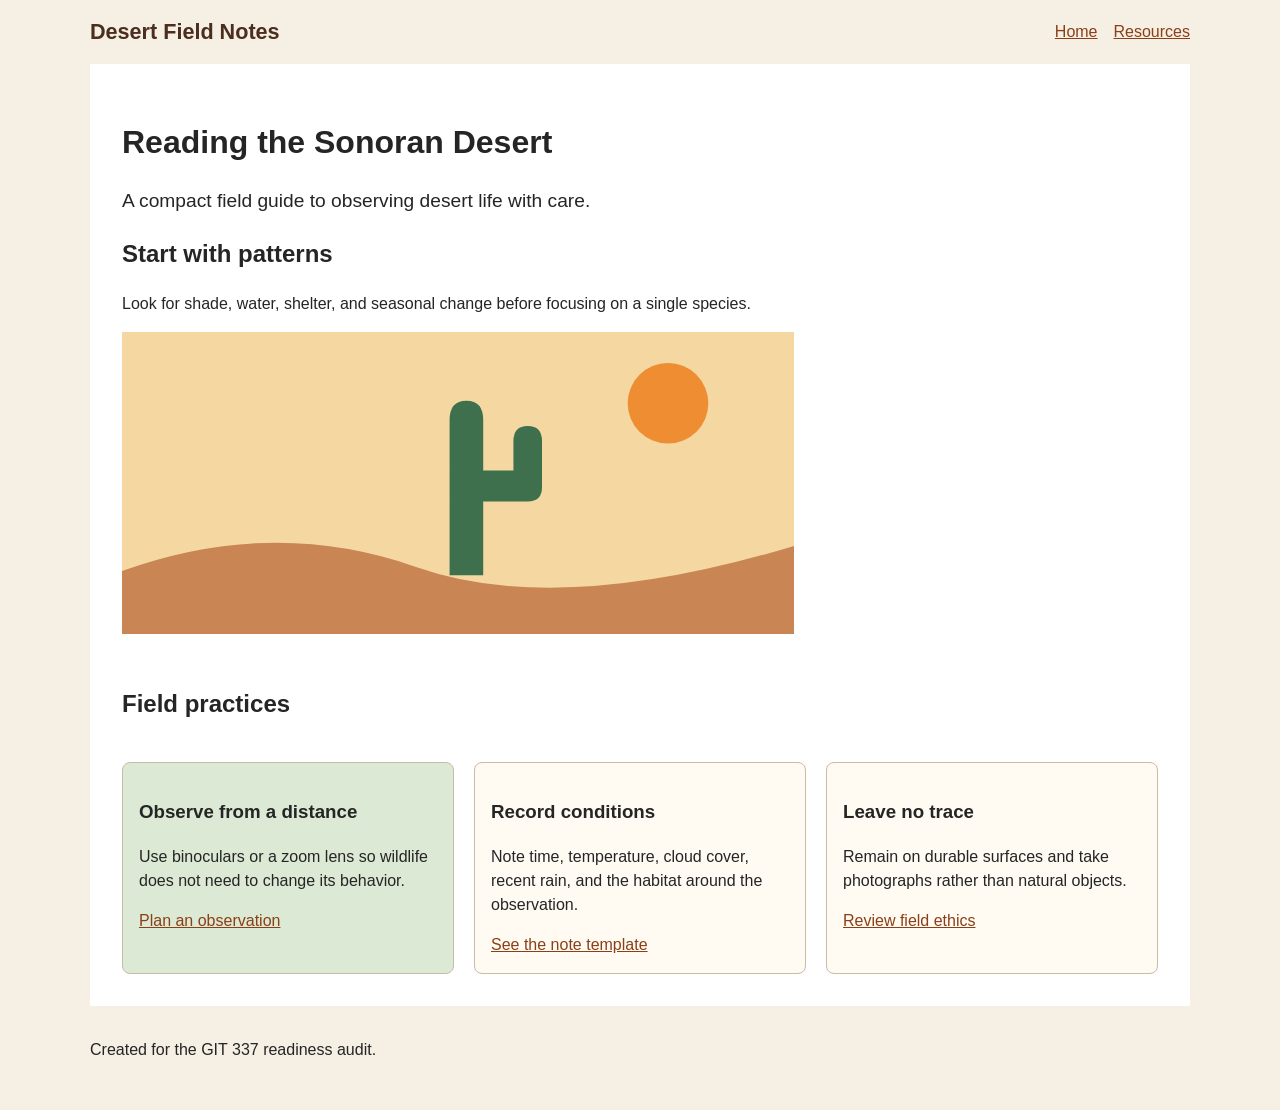
<file: index.html>
<!doctype html>
<html lang="en">
  <head>
    <meta charset="utf-8">
    <meta name="viewport" content="width=device-width" />
    <title>Desert Field Notes</title>
    <link rel="stylesheet" href="css/styles.css">
  </head>
  <body>
    <header class="site-header">
      <a class="site-name" href="index.html">Desert Field Notes</a>
      <nav aria-label="Primary navigation">
        <ul class="nav-list">
          <li><a href="index.html">Home</a></li>
          <li><a href="pages/resources.html">Resources</a></li>
        </ul>
      </nav>
    </header>

    <main>
      <h1>Reading the Sonoran Desert</h1>
      <p class="lede">A compact field guide to observing desert life with care.</p>
      <section class="intro">
        <h2>Start with patterns</h2>
        <p>Look for shade, water, shelter, and seasonal change before focusing on a single species.</p>
        <img src="images/saguaro-study.svg" alt="Sand dune with cactus and sun.">
      </section>

      <section class="cards" aria-labelledby="field-practices">
        <h2 id="field-practices">Field practices</h2>
        <article class="card featured" id="featured-card">
          <h3>Observe from a distance</h3>
          <p>Use binoculars or a zoom lens so wildlife does not need to change its behavior.</p>
          <a href="pages/resources.html">Plan an observation</a>
        </article>
        <article class="card">
          <h3>Record conditions</h3>
          <p>Note time, temperature, cloud cover, recent rain, and the habitat around the observation.</p>
          <a href="pages/resources.html#notes">See the note template</a>
        </article>
        <article class="card">
          <h3>Leave no trace</h3>
          <p>Remain on durable surfaces and take photographs rather than natural objects.</p>
          <a href="pages/resources.html#ethics">Review field ethics</a>
        </article>
      </section>
    </main>

    <footer>
      <p>Created for the GIT 337 readiness audit.</p>
    </footer>
  </body>
</html>
</file>
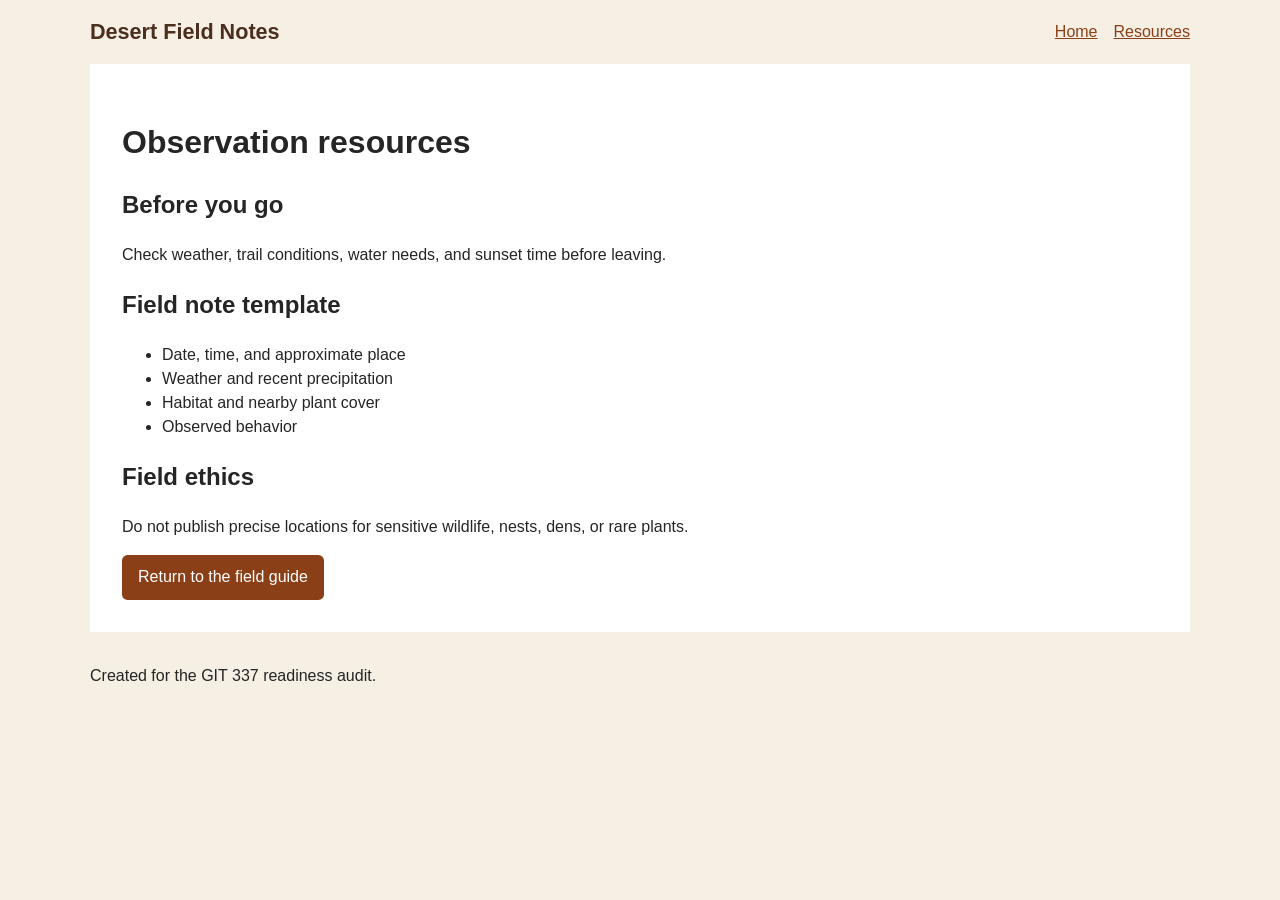
<file: pages/resources.html>
<!doctype html>
<html lang="en">
  <head>
    <meta charset="utf-8">
    <meta name="viewport" content="width=device-width, initial-scale=1">
    <title>Resources | Desert Field Notes</title>
    <link rel="stylesheet" href="../css/styles.css">
  </head>
  <body>
    <header class="site-header">
      <a class="site-name" href="index.html">Desert Field Notes</a>
      <nav aria-label="Primary navigation">
        <ul class="nav-list">
          <li><a href="../index.html">Home</a></li>
          <li><a href="pages/resources.html">Resources</a></li>
        </ul>
      </nav>
    </header>

    <main>
      <h1>Observation resources</h1>
      <section>
        <h2>Before you go</h2>
        <p>Check weather, trail conditions, water needs, and sunset time before leaving.</p>
      </section>

      <section id="notes">
        <h2>Field note template</h2>
        <ul>
          <li>Date, time, and approximate place</li>
          <li>Weather and recent precipitation</li>
          <li>Habitat and nearby plant cover</li>
          <li>Observed behavior</li>
        </ul>
      </section>

      <section id="ethics">
        <h2>Field ethics</h2>
        <p>Do not publish precise locations for sensitive wildlife, nests, dens, or rare plants.</p>
        <a class="button" href="../index.html">Return to the field guide</a>
      </section>
    </main>

    <footer>
      <p>Created for the GIT 337 readiness audit.</p>
    </footer>
  </body>
</html>
</file>
<file: css/styles.css>
* {
  box-sizing: border-box;
}

body {
  margin: 0;
  color: #252525;
  background: #f5efe4;
  font-family: Arial, Helvetica, sans-serif;
  line-height: 1.5;
}

a {
  color: #8b3f16;
}

a:focus-visible {
  outline: 3px solid blue;
}

.site-header,
main,
footer {
  width: 100%;
  max-width: 1100px;
  margin-inline: auto;
}

.site-header {
  display: flex;
  align-items: center;
  justify-content: space-between;
  padding-block: 1rem;
}

.site-name {
  color: #4b2e1d;
  font-size: 1.35rem;
  font-weight: 700;
  text-decoration: none;
}

.nav-list {
  display: flex;
  gap: 1rem;
  margin: 0;
  padding: 0;
  list-style: none;
}

main {
  padding: 2rem;
  background: #fff;
}

.lede {
  max-width: 60ch;
  font-size: 1.2rem;
}

.intro img {
  display: block;
  width: 100%;
  max-width: 42rem;
  height: auto;
}

.cards {
  display: grid;
  grid-template-columns: repeat(auto-fit, minmax(min(100%, 250px), 1fr));
  gap: 1.25rem;
  margin-top: 2rem;
}

.cards > h2 {
  grid-column: 1 / -1;
}

.card {
  padding: 1rem;
  border: 1px solid #cbbba5;
  border-radius: .5rem;
  background: #fffaf2;
}


.featured {
  background: #dce9d5;
}

.button {
  display: inline-block;
  padding: .65rem 1rem;
  color: white;
  background: #8b3f16;
  border-radius: .35rem;
  text-decoration: none;
}

footer {
  padding-block: 1rem 2rem;
}

@media (max-width: 700px) {
  .site-header {
    flex-direction: column;
    align-items: flex-start;
  }

  .cards {
    grid-template-columns: 1fr;
  }
}
</file>
